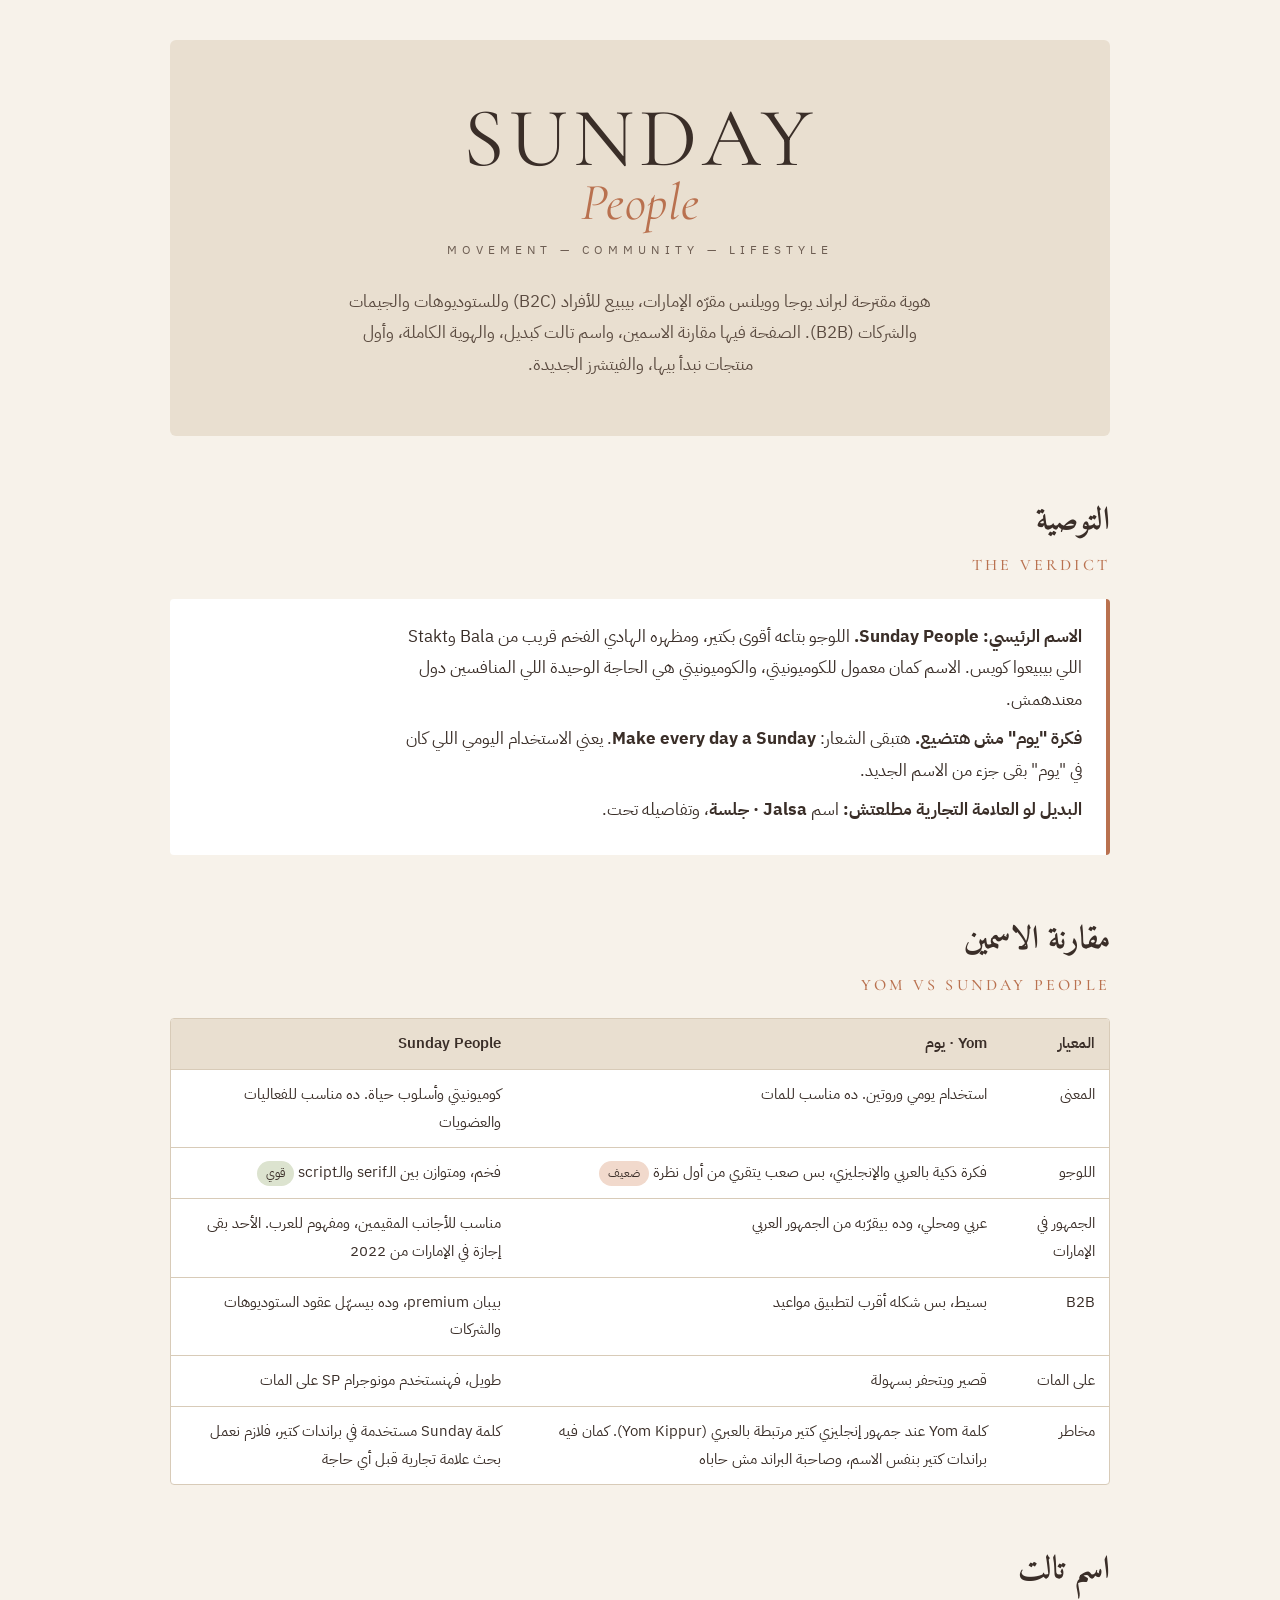
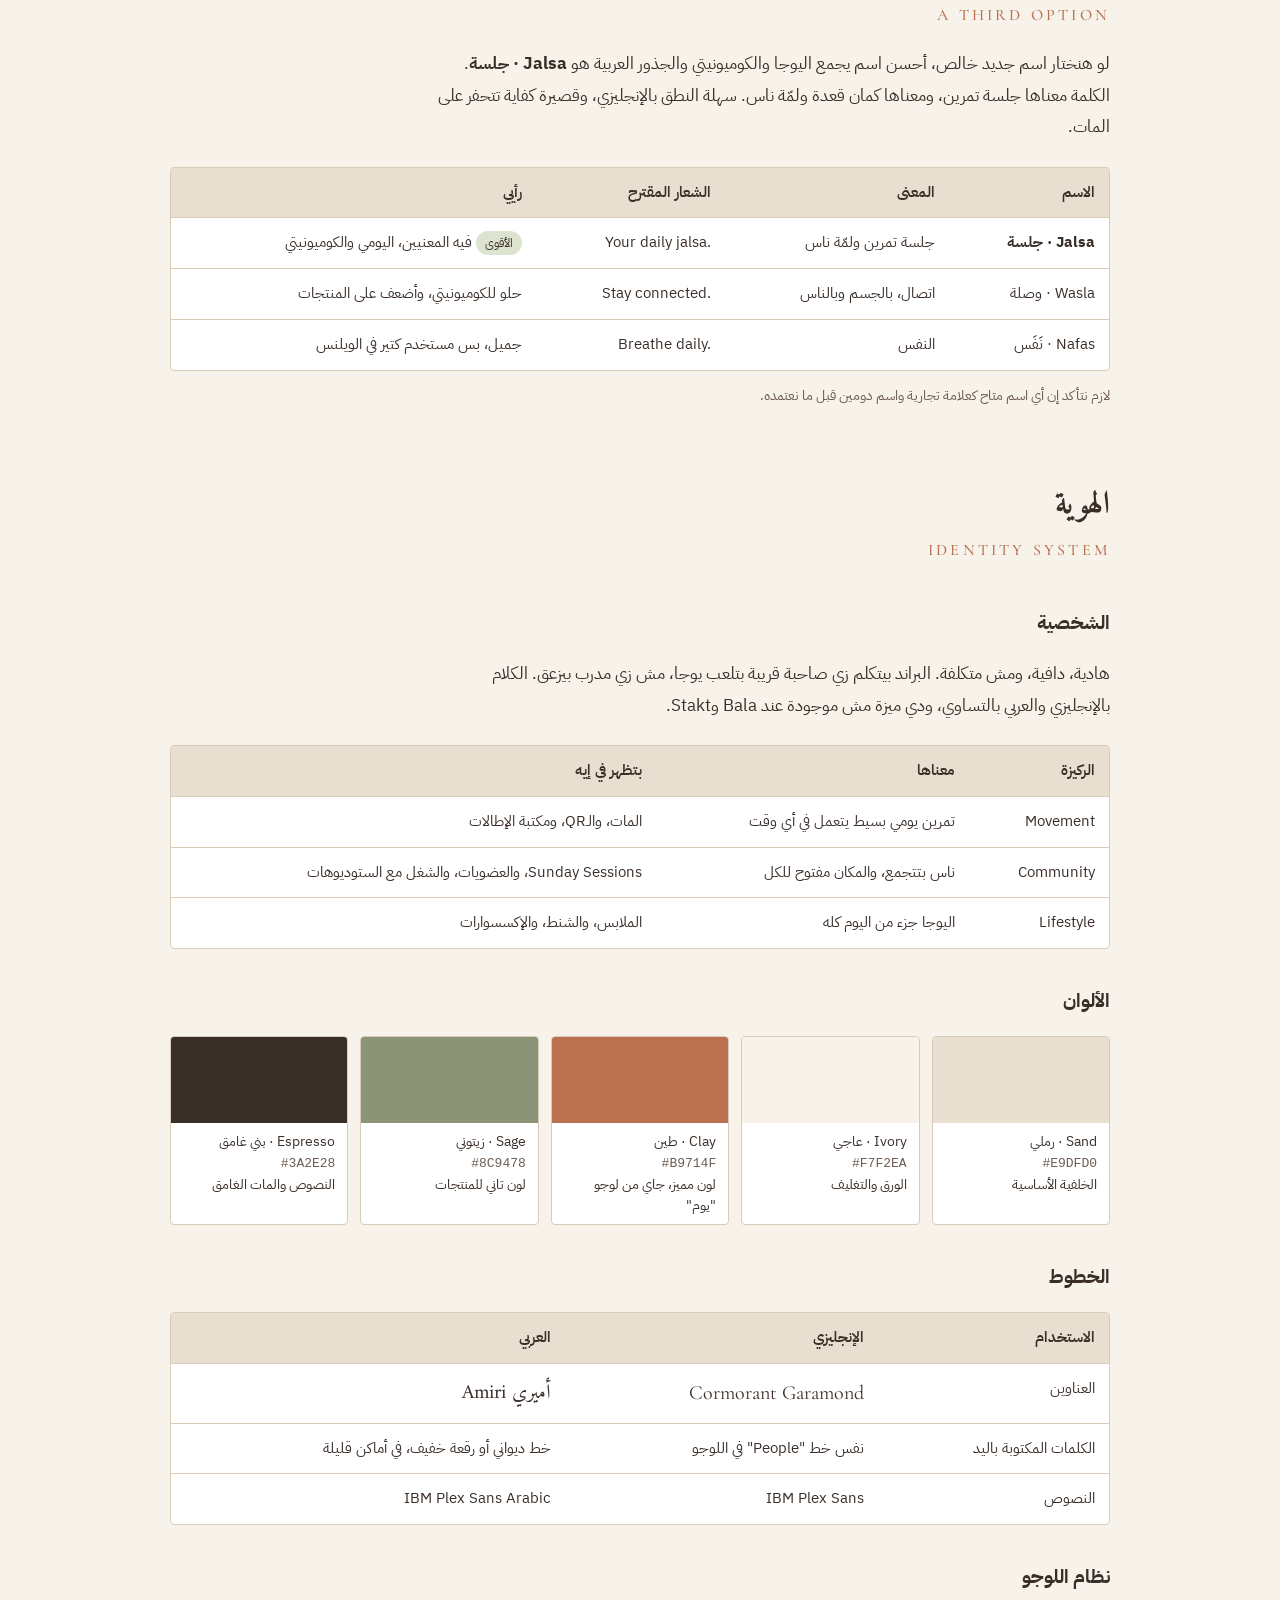
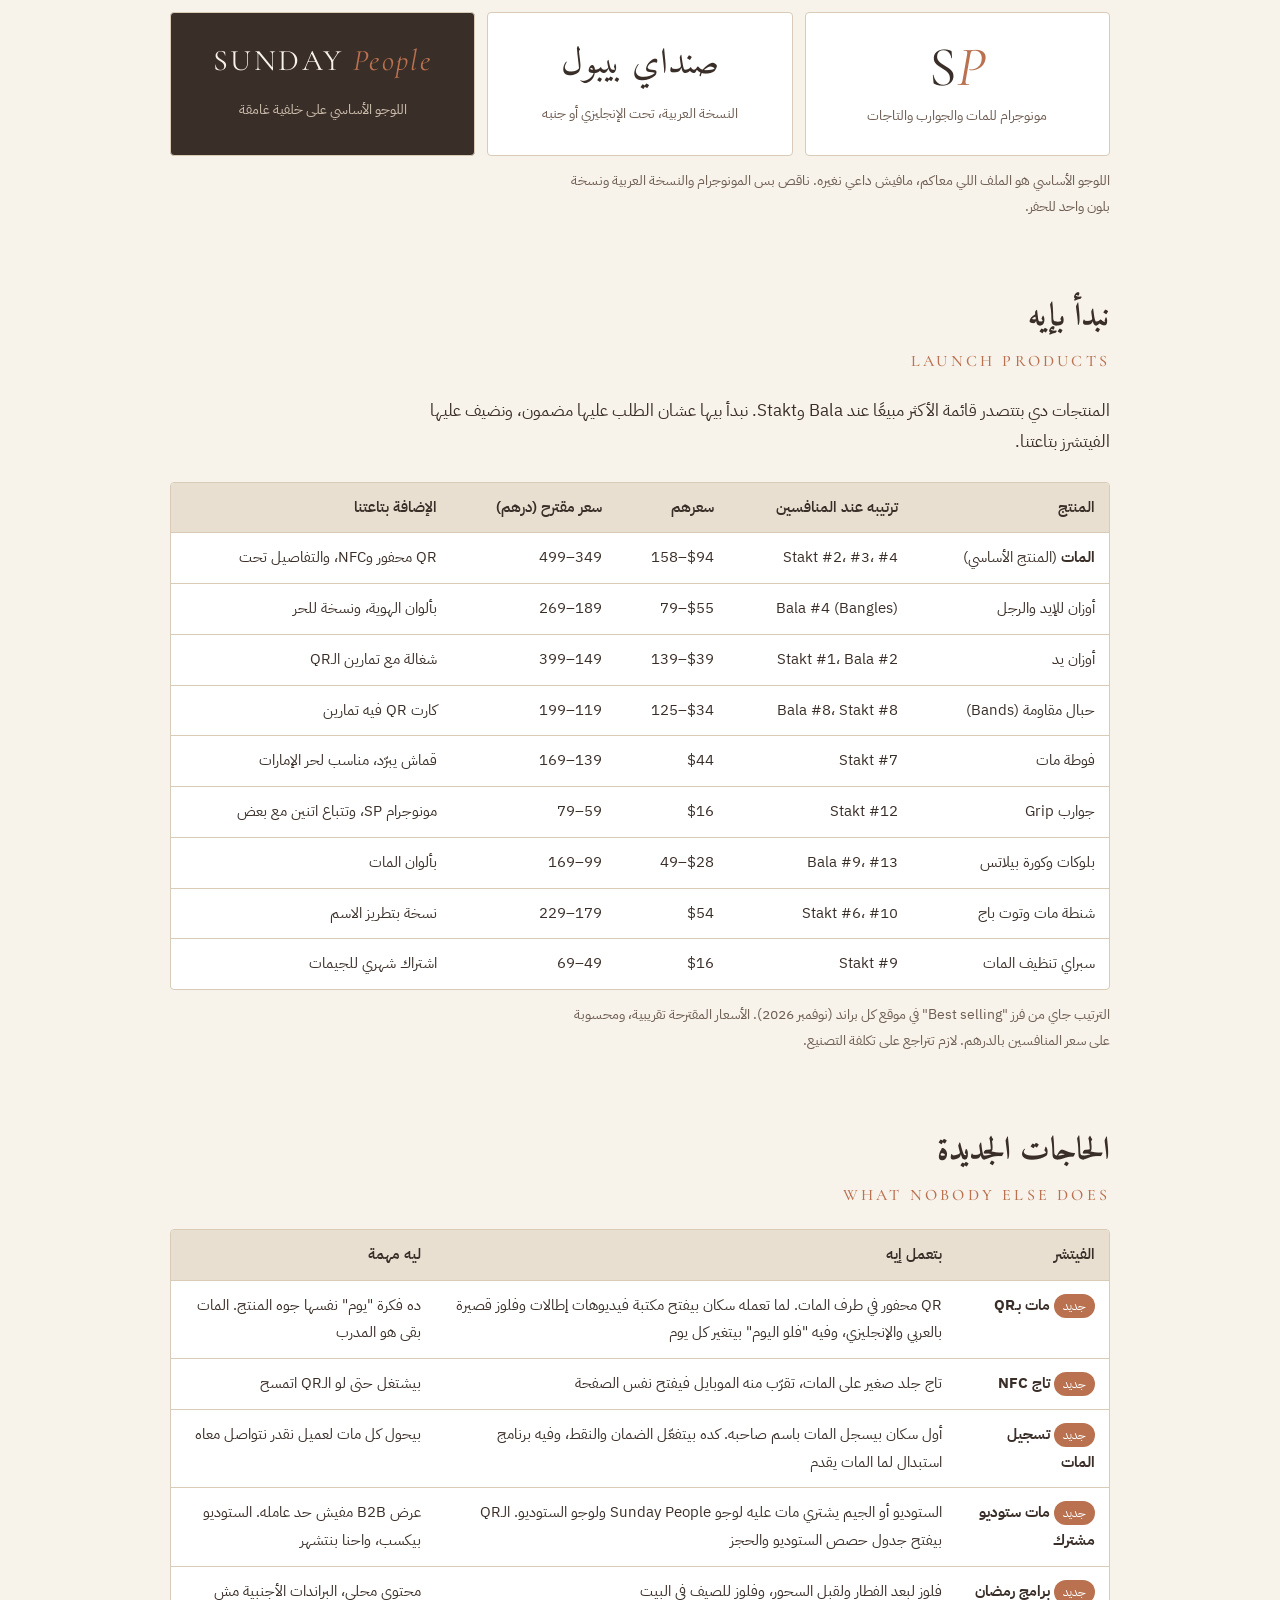
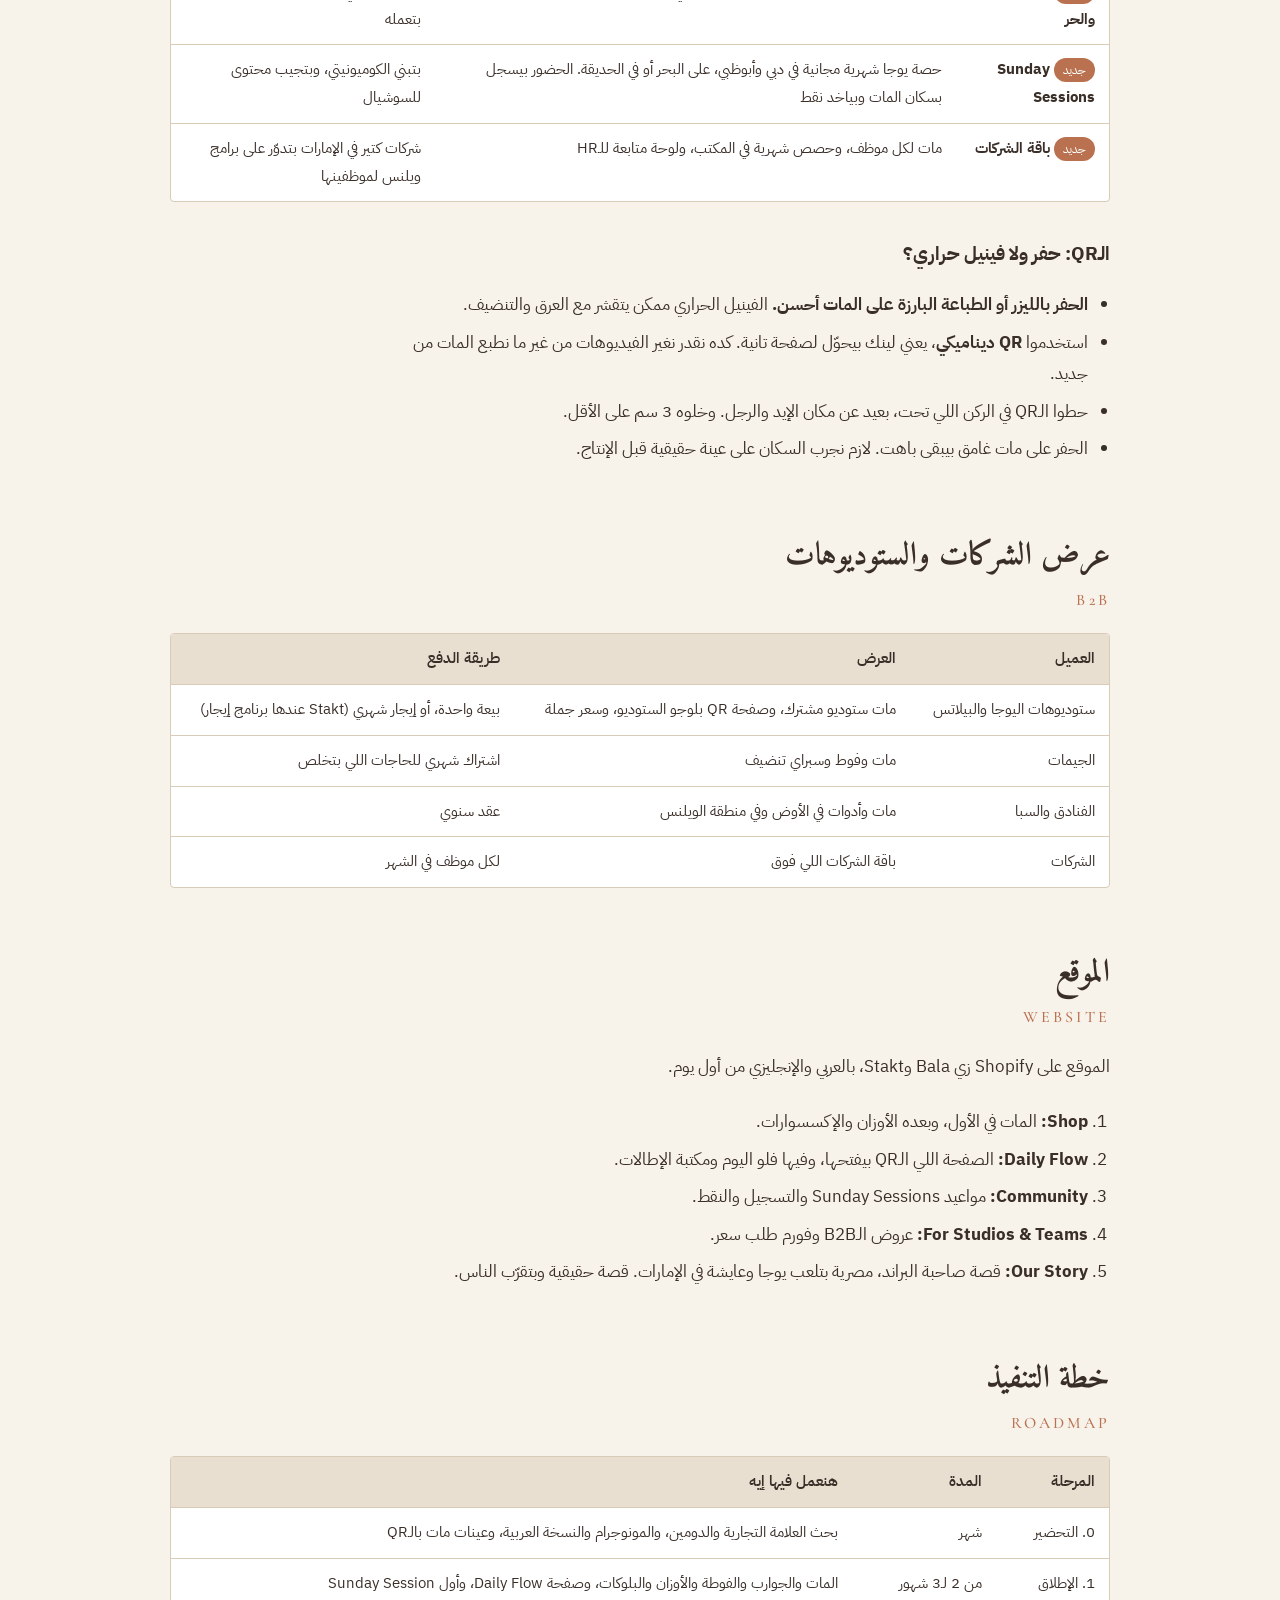
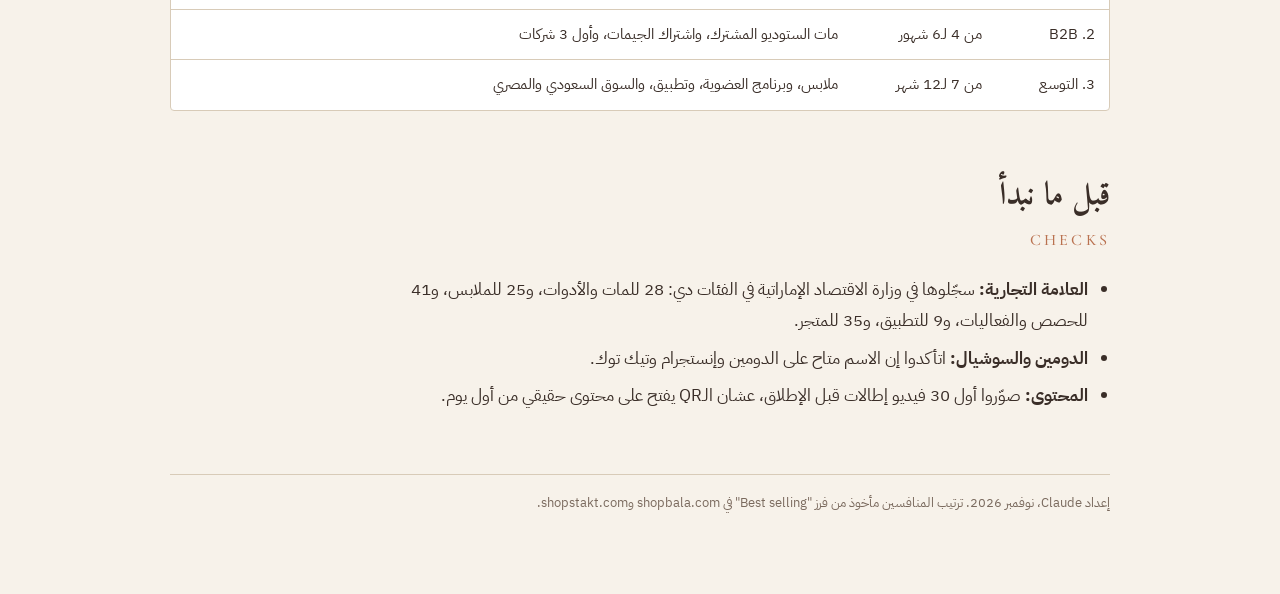
<file: brand/index.html>
<!DOCTYPE html>
<html lang="ar" dir="rtl">
<head>
<meta charset="utf-8">
<meta name="viewport" content="width=device-width, initial-scale=1">
<title>Sunday People Brand Book</title>
<link rel="preconnect" href="https://fonts.googleapis.com">
<link href="https://fonts.googleapis.com/css2?family=Cormorant+Garamond:wght@400;500;600&family=IBM+Plex+Sans+Arabic:wght@300;400;600&family=Amiri:wght@400;700&display=swap" rel="stylesheet">
<style>
:root{
  /* Single-theme brand world: the page wears the proposed identity itself. Layout: one reading column, wide tables, swatch row. */
  --sand:#E9DFD0; --ivory:#F7F2EA; --clay:#B9714F; --espresso:#3A2E28; --sage:#8C9478; --line:#D8CBB8;
  --display:"Cormorant Garamond","Amiri",Georgia,serif;
  --arabic-display:"Amiri","Cormorant Garamond",serif;
  --body:"IBM Plex Sans Arabic",system-ui,sans-serif;
  color-scheme:light;
}
*{box-sizing:border-box}
html,body{margin:0;background:var(--ivory);color:var(--espresso);font-family:var(--body);font-size:17px;line-height:1.85}
main{max-width:980px;margin:0 auto;padding:40px 20px 80px;display:grid;gap:56px}
header.cover{background:var(--sand);border-radius:6px;padding:56px 28px;text-align:center;display:grid;gap:10px}
.wordmark{font-family:var(--display);font-weight:400;font-size:clamp(44px,8vw,84px);letter-spacing:.06em;line-height:1;margin:0;direction:ltr}
.wordmark em{display:block;font-style:italic;font-size:.62em;color:var(--clay);letter-spacing:.01em;margin-top:-.05em}
.pillars{direction:ltr;font-size:12px;letter-spacing:.42em;text-transform:uppercase;color:#6d5d52}
.cover p.sub{margin:14px auto 0;max-width:60ch;color:#5b4b40}
h2{font-family:var(--arabic-display);font-size:32px;font-weight:700;margin:0 0 6px;text-wrap:balance}
h2 small{display:block;font-family:var(--display);font-size:16px;letter-spacing:.2em;text-transform:uppercase;color:var(--clay);font-weight:500;direction:ltr;text-align:right}
h3{font-size:19px;margin:22px 0 6px}
p{margin:0 0 12px;max-width:68ch}
section{display:grid;gap:12px}
.verdict{border-right:4px solid var(--clay);background:#fff;padding:22px 24px;border-radius:4px}
.verdict p{margin:0 0 8px}
.tw{overflow-x:auto;border:1px solid var(--line);border-radius:4px;background:#fff}
table{border-collapse:collapse;width:100%;min-width:640px;font-size:15px}
th,td{padding:11px 14px;text-align:right;vertical-align:top;border-bottom:1px solid var(--line)}
th{background:var(--sand);font-weight:600}
tr:last-child td{border-bottom:0}
td.num{font-variant-numeric:tabular-nums;white-space:nowrap}
.tag{display:inline-block;font-size:12px;padding:1px 9px;border-radius:20px;background:var(--sand);white-space:nowrap}
.tag.new{background:var(--clay);color:#fff}
.tag.good{background:#DCE3CF}
.tag.risk{background:#F1D9CC}
.swatches{display:grid;grid-template-columns:repeat(auto-fit,minmax(150px,1fr));gap:12px}
.sw{border:1px solid var(--line);border-radius:4px;overflow:hidden;background:#fff}
.sw div{height:86px}
.sw p{margin:0;padding:8px 12px;font-size:14px;line-height:1.5}
.sw code{direction:ltr;display:inline-block;font-size:13px;color:#6d5d52}
.marks{display:grid;grid-template-columns:repeat(auto-fit,minmax(220px,1fr));gap:12px}
.mark{background:#fff;border:1px solid var(--line);border-radius:4px;padding:26px 16px;display:grid;gap:8px;place-items:center;text-align:center}
.mark .mono{font-family:var(--display);font-size:56px;line-height:1;direction:ltr}
.mark .mono i{color:var(--clay)}
.mark .ar{font-family:var(--arabic-display);font-size:36px;line-height:1.3}
.mark p{font-size:14px;color:#6d5d52;margin:0}
.mark.dark{background:var(--espresso);color:var(--ivory)}
.mark.dark p{color:#cdbfae}
ul,ol{margin:0;padding-inline-start:22px;max-width:70ch}
li{margin-bottom:6px}
.note{font-size:14px;color:#6d5d52}
.lat{direction:ltr;unicode-bidi:isolate}
footer{font-size:13px;color:#7a6a5e;border-top:1px solid var(--line);padding-top:16px}
a{color:var(--clay)}
:focus-visible{outline:2px solid var(--clay);outline-offset:2px}
</style>
</head>
<body>
<main>

<header class="cover">
  <h1 class="wordmark">SUNDAY<em>People</em></h1>
  <div class="pillars">Movement — Community — Lifestyle</div>
  <p class="sub">هوية مقترحة لبراند يوجا وويلنس مقرّه الإمارات، بيبيع للأفراد (B2C) وللستوديوهات والجيمات والشركات (B2B). الصفحة فيها مقارنة الاسمين، واسم تالت كبديل، والهوية الكاملة، وأول منتجات نبدأ بيها، والفيتشرز الجديدة.</p>
</header>

<section>
  <h2>التوصية<small>The verdict</small></h2>
  <div class="verdict">
    <p><strong>الاسم الرئيسي: Sunday People.</strong> اللوجو بتاعه أقوى بكتير، ومظهره الهادي الفخم قريب من Bala وStakt اللي بيبيعوا كويس. الاسم كمان معمول للكوميونيتي، والكوميونيتي هي الحاجة الوحيدة اللي المنافسين دول معندهمش.</p>
    <p><strong>فكرة "يوم" مش هتضيع.</strong> هتبقى الشعار: <span class="lat"><strong>Make every day a Sunday</strong></span>. يعني الاستخدام اليومي اللي كان في "يوم" بقى جزء من الاسم الجديد.</p>
    <p><strong>البديل لو العلامة التجارية مطلعتش:</strong> اسم <strong>Jalsa · جلسة</strong>، وتفاصيله تحت.</p>
  </div>
</section>

<section>
  <h2>مقارنة الاسمين<small>Yom vs Sunday People</small></h2>
  <div class="tw"><table>
    <thead><tr><th>المعيار</th><th>Yom · يوم</th><th>Sunday People</th></tr></thead>
    <tbody>
      <tr><td>المعنى</td><td>استخدام يومي وروتين. ده مناسب للمات</td><td>كوميونيتي وأسلوب حياة. ده مناسب للفعاليات والعضويات</td></tr>
      <tr><td>اللوجو</td><td>فكرة ذكية بالعربي والإنجليزي، بس صعب يتقري من أول نظرة <span class="tag risk">ضعيف</span></td><td>فخم، ومتوازن بين الـserif والـscript <span class="tag good">قوي</span></td></tr>
      <tr><td>الجمهور في الإمارات</td><td>عربي ومحلي، وده بيقرّبه من الجمهور العربي</td><td>مناسب للأجانب المقيمين، ومفهوم للعرب. الأحد بقى إجازة في الإمارات من 2022</td></tr>
      <tr><td>B2B</td><td>بسيط، بس شكله أقرب لتطبيق مواعيد</td><td>بيبان premium، وده بيسهّل عقود الستوديوهات والشركات</td></tr>
      <tr><td>على المات</td><td>قصير ويتحفر بسهولة</td><td>طويل، فهنستخدم مونوجرام <span class="lat">SP</span> على المات</td></tr>
      <tr><td>مخاطر</td><td>كلمة <span class="lat">Yom</span> عند جمهور إنجليزي كتير مرتبطة بالعبري (<span class="lat">Yom Kippur</span>). كمان فيه براندات كتير بنفس الاسم، وصاحبة البراند مش حاباه</td><td>كلمة <span class="lat">Sunday</span> مستخدمة في براندات كتير، فلازم نعمل بحث علامة تجارية قبل أي حاجة</td></tr>
    </tbody>
  </table></div>
</section>

<section>
  <h2>اسم تالت<small>A third option</small></h2>
  <p>لو هنختار اسم جديد خالص، أحسن اسم يجمع اليوجا والكوميونيتي والجذور العربية هو <strong>Jalsa · جلسة</strong>. الكلمة معناها جلسة تمرين، ومعناها كمان قعدة ولمّة ناس. سهلة النطق بالإنجليزي، وقصيرة كفاية تتحفر على المات.</p>
  <div class="tw"><table>
    <thead><tr><th>الاسم</th><th>المعنى</th><th>الشعار المقترح</th><th>رأيي</th></tr></thead>
    <tbody>
      <tr><td><strong>Jalsa · جلسة</strong></td><td>جلسة تمرين ولمّة ناس</td><td class="lat">Your daily jalsa.</td><td><span class="tag good">الأقوى</span> فيه المعنيين، اليومي والكوميونيتي</td></tr>
      <tr><td>Wasla · وصلة</td><td>اتصال، بالجسم وبالناس</td><td class="lat">Stay connected.</td><td>حلو للكوميونيتي، وأضعف على المنتجات</td></tr>
      <tr><td>Nafas · نَفَس</td><td>النفس</td><td class="lat">Breathe daily.</td><td>جميل، بس مستخدم كتير في الويلنس</td></tr>
    </tbody>
  </table></div>
  <p class="note">لازم نتأكد إن أي اسم متاح كعلامة تجارية واسم دومين قبل ما نعتمده.</p>
</section>

<section>
  <h2>الهوية<small>Identity system</small></h2>
  <h3>الشخصية</h3>
  <p>هادية، دافية، ومش متكلفة. البراند بيتكلم زي صاحبة قريبة بتلعب يوجا، مش زي مدرب بيزعق. الكلام بالإنجليزي والعربي بالتساوي، ودي ميزة مش موجودة عند Bala وStakt.</p>
  <div class="tw"><table>
    <thead><tr><th>الركيزة</th><th>معناها</th><th>بتظهر في إيه</th></tr></thead>
    <tbody>
      <tr><td class="lat">Movement</td><td>تمرين يومي بسيط يتعمل في أي وقت</td><td>المات، والـQR، ومكتبة الإطالات</td></tr>
      <tr><td class="lat">Community</td><td>ناس بتتجمع، والمكان مفتوح للكل</td><td>Sunday Sessions، والعضويات، والشغل مع الستوديوهات</td></tr>
      <tr><td class="lat">Lifestyle</td><td>اليوجا جزء من اليوم كله</td><td>الملابس، والشنط، والإكسسوارات</td></tr>
    </tbody>
  </table></div>

  <h3>الألوان</h3>
  <div class="swatches">
    <div class="sw"><div style="background:#E9DFD0"></div><p>Sand · رملي<br><code>#E9DFD0</code><br>الخلفية الأساسية</p></div>
    <div class="sw"><div style="background:#F7F2EA"></div><p>Ivory · عاجي<br><code>#F7F2EA</code><br>الورق والتغليف</p></div>
    <div class="sw"><div style="background:#B9714F"></div><p>Clay · طين<br><code>#B9714F</code><br>لون مميز، جاي من لوجو "يوم"</p></div>
    <div class="sw"><div style="background:#8C9478"></div><p>Sage · زيتوني<br><code>#8C9478</code><br>لون تاني للمنتجات</p></div>
    <div class="sw"><div style="background:#3A2E28"></div><p>Espresso · بني غامق<br><code>#3A2E28</code><br>النصوص والمات الغامق</p></div>
  </div>

  <h3>الخطوط</h3>
  <div class="tw"><table>
    <thead><tr><th>الاستخدام</th><th>الإنجليزي</th><th>العربي</th></tr></thead>
    <tbody>
      <tr><td>العناوين</td><td class="lat" style="font-family:var(--display);font-size:20px">Cormorant Garamond</td><td style="font-family:var(--arabic-display);font-size:20px">أميري Amiri</td></tr>
      <tr><td>الكلمات المكتوبة باليد</td><td>نفس خط "People" في اللوجو</td><td>خط ديواني أو رقعة خفيف، في أماكن قليلة</td></tr>
      <tr><td>النصوص</td><td class="lat">IBM Plex Sans</td><td>IBM Plex Sans Arabic</td></tr>
    </tbody>
  </table></div>

  <h3>نظام اللوجو</h3>
  <div class="marks">
    <div class="mark"><div class="mono">S<i>P</i></div><p>مونوجرام للمات والجوارب والتاجات</p></div>
    <div class="mark"><div class="ar">صنداي بيبول</div><p>النسخة العربية، تحت الإنجليزي أو جنبه</p></div>
    <div class="mark dark"><div class="mono" style="font-size:30px;letter-spacing:.08em">SUNDAY <i>People</i></div><p>اللوجو الأساسي على خلفية غامقة</p></div>
  </div>
  <p class="note">اللوجو الأساسي هو الملف اللي معاكم، مافيش داعي نغيره. ناقص بس المونوجرام والنسخة العربية ونسخة بلون واحد للحفر.</p>
</section>

<section>
  <h2>نبدأ بإيه<small>Launch products</small></h2>
  <p>المنتجات دي بتتصدر قائمة الأكثر مبيعًا عند Bala وStakt. نبدأ بيها عشان الطلب عليها مضمون، ونضيف عليها الفيتشرز بتاعتنا.</p>
  <div class="tw"><table>
    <thead><tr><th>المنتج</th><th>ترتيبه عند المنافسين</th><th>سعرهم</th><th>سعر مقترح (درهم)</th><th>الإضافة بتاعتنا</th></tr></thead>
    <tbody>
      <tr><td><strong>المات</strong> (المنتج الأساسي)</td><td>Stakt #2، #3، #4</td><td class="num">$94–158</td><td class="num">349–499</td><td>QR محفور وNFC، والتفاصيل تحت</td></tr>
      <tr><td>أوزان للإيد والرجل</td><td>Bala #4 (Bangles)</td><td class="num">$55–79</td><td class="num">189–269</td><td>بألوان الهوية، ونسخة للحر</td></tr>
      <tr><td>أوزان يد</td><td>Stakt #1، Bala #2</td><td class="num">$39–139</td><td class="num">149–399</td><td>شغالة مع تمارين الـQR</td></tr>
      <tr><td>حبال مقاومة (Bands)</td><td>Bala #8، Stakt #8</td><td class="num">$34–125</td><td class="num">119–199</td><td>كارت QR فيه تمارين</td></tr>
      <tr><td>فوطة مات</td><td>Stakt #7</td><td class="num">$44</td><td class="num">139–169</td><td>قماش يبرّد، مناسب لحر الإمارات</td></tr>
      <tr><td>جوارب Grip</td><td>Stakt #12</td><td class="num">$16</td><td class="num">59–79</td><td>مونوجرام SP، وتتباع اتنين مع بعض</td></tr>
      <tr><td>بلوكات وكورة بيلاتس</td><td>Bala #9، #13</td><td class="num">$28–49</td><td class="num">99–169</td><td>بألوان المات</td></tr>
      <tr><td>شنطة مات وتوت باج</td><td>Stakt #6، #10</td><td class="num">$54</td><td class="num">179–229</td><td>نسخة بتطريز الاسم</td></tr>
      <tr><td>سبراي تنظيف المات</td><td>Stakt #9</td><td class="num">$16</td><td class="num">49–69</td><td>اشتراك شهري للجيمات</td></tr>
    </tbody>
  </table></div>
  <p class="note">الترتيب جاي من فرز "Best selling" في موقع كل براند (نوفمبر 2026). الأسعار المقترحة تقريبية، ومحسوبة على سعر المنافسين بالدرهم. لازم تتراجع على تكلفة التصنيع.</p>
</section>

<section>
  <h2>الحاجات الجديدة<small>What nobody else does</small></h2>
  <div class="tw"><table>
    <thead><tr><th>الفيتشر</th><th>بتعمل إيه</th><th>ليه مهمة</th></tr></thead>
    <tbody>
      <tr><td><span class="tag new">جديد</span> <strong>مات بـQR</strong></td><td>QR محفور في طرف المات. لما تعمله سكان بيفتح مكتبة فيديوهات إطالات وفلوز قصيرة بالعربي والإنجليزي، وفيه "فلو اليوم" بيتغير كل يوم</td><td>ده فكرة "يوم" نفسها جوه المنتج. المات بقى هو المدرب</td></tr>
      <tr><td><span class="tag new">جديد</span> <strong>تاج NFC</strong></td><td>تاج جلد صغير على المات، تقرّب منه الموبايل فيفتح نفس الصفحة</td><td>بيشتغل حتى لو الـQR اتمسح</td></tr>
      <tr><td><span class="tag new">جديد</span> <strong>تسجيل المات</strong></td><td>أول سكان بيسجل المات باسم صاحبه. كده بيتفعّل الضمان والنقط، وفيه برنامج استبدال لما المات يقدم</td><td>بيحول كل مات لعميل نقدر نتواصل معاه</td></tr>
      <tr><td><span class="tag new">جديد</span> <strong>مات ستوديو مشترك</strong></td><td>الستوديو أو الجيم يشتري مات عليه لوجو Sunday People ولوجو الستوديو. الـQR بيفتح جدول حصص الستوديو والحجز</td><td>عرض B2B مفيش حد عامله. الستوديو بيكسب، واحنا بنتشهر</td></tr>
      <tr><td><span class="tag new">جديد</span> <strong>برامج رمضان والحر</strong></td><td>فلوز لبعد الفطار ولقبل السحور، وفلوز للصيف في البيت</td><td>محتوى محلي، البراندات الأجنبية مش بتعمله</td></tr>
      <tr><td><span class="tag new">جديد</span> <strong>Sunday Sessions</strong></td><td>حصة يوجا شهرية مجانية في دبي وأبوظبي، على البحر أو في الحديقة. الحضور بيسجل بسكان المات وبياخد نقط</td><td>بتبني الكوميونيتي، وبتجيب محتوى للسوشيال</td></tr>
      <tr><td><span class="tag new">جديد</span> <strong>باقة الشركات</strong></td><td>مات لكل موظف، وحصص شهرية في المكتب، ولوحة متابعة للـHR</td><td>شركات كتير في الإمارات بتدوّر على برامج ويلنس لموظفينها</td></tr>
    </tbody>
  </table></div>

  <h3>الـQR: حفر ولا فينيل حراري؟</h3>
  <ul>
    <li><strong>الحفر بالليزر أو الطباعة البارزة على المات أحسن.</strong> الفينيل الحراري ممكن يتقشر مع العرق والتنضيف.</li>
    <li>استخدموا <strong>QR ديناميكي</strong>، يعني لينك بيحوّل لصفحة تانية. كده نقدر نغير الفيديوهات من غير ما نطبع المات من جديد.</li>
    <li>حطوا الـQR في الركن اللي تحت، بعيد عن مكان الإيد والرجل. وخلوه 3 سم على الأقل.</li>
    <li>الحفر على مات غامق بيبقى باهت. لازم نجرب السكان على عينة حقيقية قبل الإنتاج.</li>
  </ul>
</section>

<section>
  <h2>عرض الشركات والستوديوهات<small>B2B</small></h2>
  <div class="tw"><table>
    <thead><tr><th>العميل</th><th>العرض</th><th>طريقة الدفع</th></tr></thead>
    <tbody>
      <tr><td>ستوديوهات اليوجا والبيلاتس</td><td>مات ستوديو مشترك، وصفحة QR بلوجو الستوديو، وسعر جملة</td><td>بيعة واحدة، أو إيجار شهري (Stakt عندها برنامج إيجار)</td></tr>
      <tr><td>الجيمات</td><td>مات وفوط وسبراي تنضيف</td><td>اشتراك شهري للحاجات اللي بتخلص</td></tr>
      <tr><td>الفنادق والسبا</td><td>مات وأدوات في الأوض وفي منطقة الويلنس</td><td>عقد سنوي</td></tr>
      <tr><td>الشركات</td><td>باقة الشركات اللي فوق</td><td>لكل موظف في الشهر</td></tr>
    </tbody>
  </table></div>
</section>

<section>
  <h2>الموقع<small>Website</small></h2>
  <p>الموقع على Shopify زي Bala وStakt، بالعربي والإنجليزي من أول يوم.</p>
  <ol>
    <li><strong>Shop:</strong> المات في الأول، وبعده الأوزان والإكسسوارات.</li>
    <li><strong>Daily Flow:</strong> الصفحة اللي الـQR بيفتحها، وفيها فلو اليوم ومكتبة الإطالات.</li>
    <li><strong>Community:</strong> مواعيد Sunday Sessions والتسجيل والنقط.</li>
    <li><strong>For Studios &amp; Teams:</strong> عروض الـB2B وفورم طلب سعر.</li>
    <li><strong>Our Story:</strong> قصة صاحبة البراند، مصرية بتلعب يوجا وعايشة في الإمارات. قصة حقيقية وبتقرّب الناس.</li>
  </ol>
</section>

<section>
  <h2>خطة التنفيذ<small>Roadmap</small></h2>
  <div class="tw"><table>
    <thead><tr><th>المرحلة</th><th>المدة</th><th>هنعمل فيها إيه</th></tr></thead>
    <tbody>
      <tr><td>0. التحضير</td><td class="num">شهر</td><td>بحث العلامة التجارية والدومين، والمونوجرام والنسخة العربية، وعينات مات بالـQR</td></tr>
      <tr><td>1. الإطلاق</td><td class="num">من 2 لـ3 شهور</td><td>المات والجوارب والفوطة والأوزان والبلوكات، وصفحة Daily Flow، وأول Sunday Session</td></tr>
      <tr><td>2. B2B</td><td class="num">من 4 لـ6 شهور</td><td>مات الستوديو المشترك، واشتراك الجيمات، وأول 3 شركات</td></tr>
      <tr><td>3. التوسع</td><td class="num">من 7 لـ12 شهر</td><td>ملابس، وبرنامج العضوية، وتطبيق، والسوق السعودي والمصري</td></tr>
    </tbody>
  </table></div>
</section>

<section>
  <h2>قبل ما نبدأ<small>Checks</small></h2>
  <ul>
    <li><strong>العلامة التجارية:</strong> سجّلوها في وزارة الاقتصاد الإماراتية في الفئات دي: 28 للمات والأدوات، و25 للملابس، و41 للحصص والفعاليات، و9 للتطبيق، و35 للمتجر.</li>
    <li><strong>الدومين والسوشيال:</strong> اتأكدوا إن الاسم متاح على الدومين وإنستجرام وتيك توك.</li>
    <li><strong>المحتوى:</strong> صوّروا أول 30 فيديو إطالات قبل الإطلاق، عشان الـQR يفتح على محتوى حقيقي من أول يوم.</li>
  </ul>
</section>

<footer>إعداد Claude، نوفمبر 2026. ترتيب المنافسين مأخوذ من فرز "Best selling" في shopbala.com وshopstakt.com.</footer>
</main>
</body>
</html>
</file>
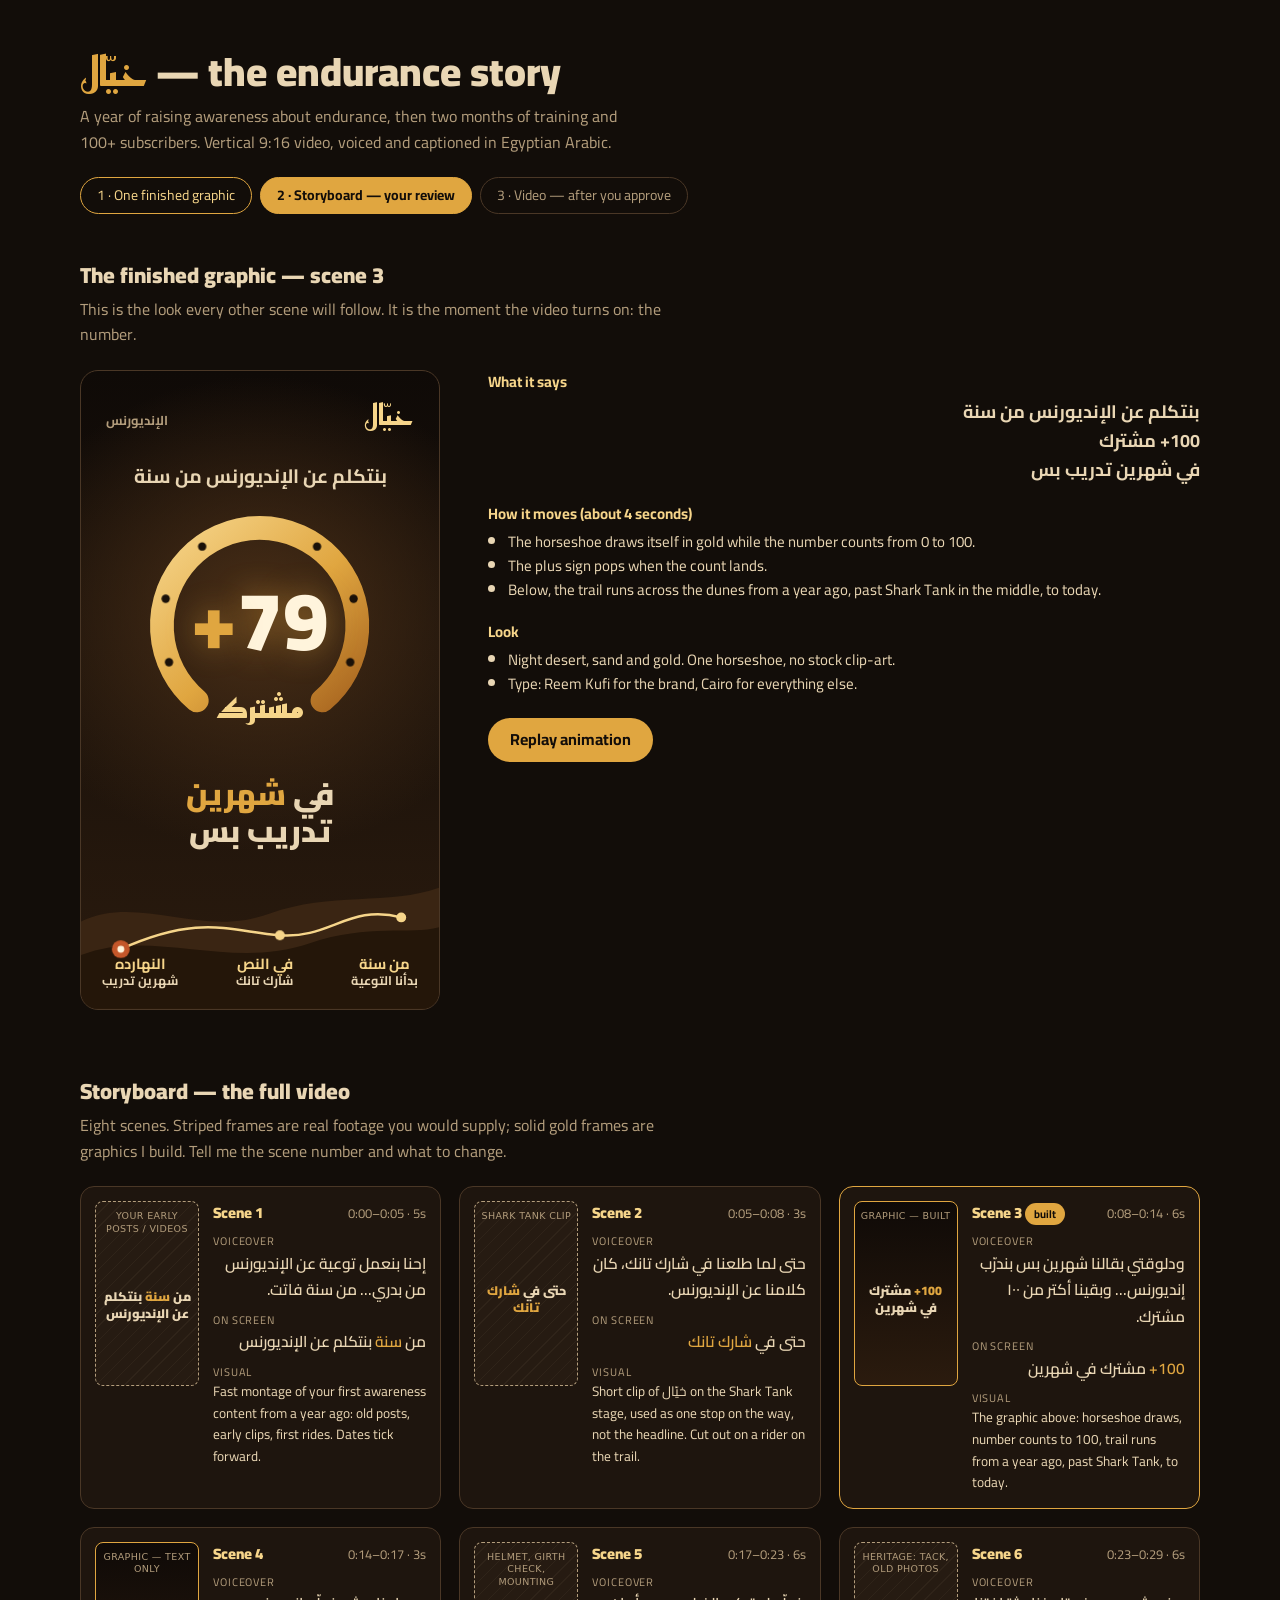
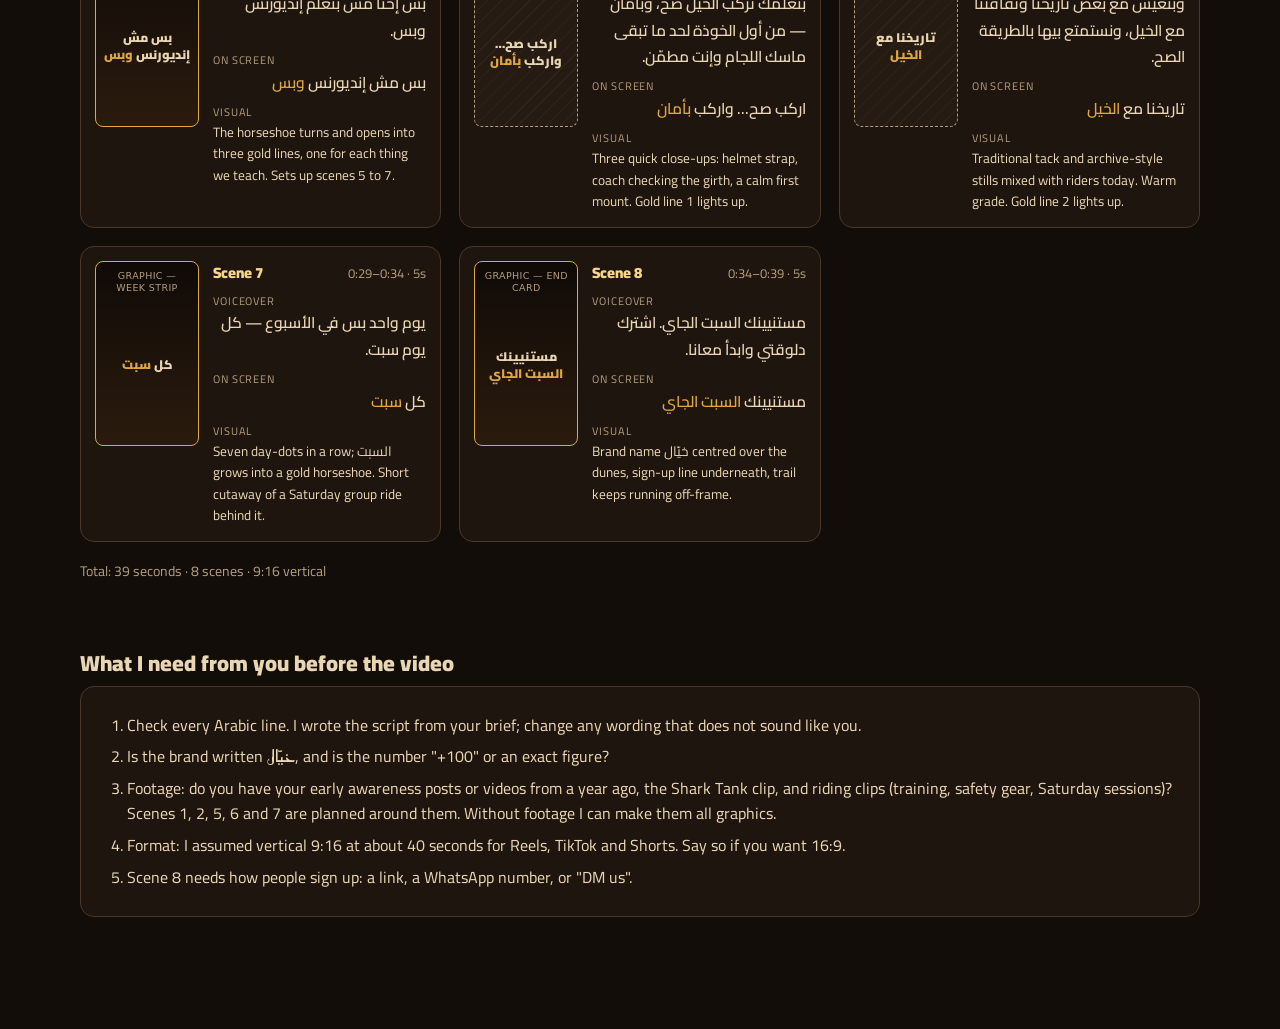
<file: khayal-endurance-video/index.html>
<!DOCTYPE html>
<html lang="en">
<head>
<meta charset="utf-8">
<meta name="viewport" content="width=device-width, initial-scale=1">
<title>خيّال — Endurance video: graphic + storyboard</title>
<link rel="preconnect" href="https://fonts.googleapis.com">
<link href="https://fonts.googleapis.com/css2?family=Cairo:wght@400;600;700;900&family=Reem+Kufi:wght@500;700&display=swap" rel="stylesheet">
<style>
  :root {
    --night: #120d09;
    --earth: #1e150e;
    --panel: #261b12;
    --line: #4a3726;
    --sand: #e9d6b4;
    --sand-dim: #b39d7c;
    --gold: #e0a640;
    --gold-hi: #f6d58a;
    --ember: #c4572a;
  }
  * { box-sizing: border-box; margin: 0; }
  body {
    background: var(--night);
    color: var(--sand);
    font-family: "Cairo", system-ui, sans-serif;
    line-height: 1.6;
    padding: clamp(16px, 4vw, 48px);
  }
  .wrap { max-width: 1120px; margin: 0 auto; }
  [dir="rtl"] { text-align: right; }
  .ar-display { font-family: "Reem Kufi", "Cairo", sans-serif; }

  /* ---------- page header ---------- */
  header h1 { font-size: clamp(26px, 4vw, 40px); font-weight: 900; line-height: 1.2; }
  header h1 span { color: var(--gold); }
  header p { color: var(--sand-dim); max-width: 62ch; margin-top: 8px; }
  .steps { display: flex; flex-wrap: wrap; gap: 8px; margin: 22px 0 44px; padding: 0; list-style: none; }
  .steps li {
    border: 1px solid var(--line); border-radius: 999px; padding: 6px 16px;
    font-size: 14px; color: var(--sand-dim);
  }
  .steps li.done { border-color: var(--gold); color: var(--gold-hi); }
  .steps li.now { background: var(--gold); border-color: var(--gold); color: var(--night); font-weight: 700; }

  h2 { font-size: 22px; font-weight: 900; margin-bottom: 4px; }
  .sub { color: var(--sand-dim); margin-bottom: 22px; max-width: 70ch; }
  section { margin-bottom: 64px; }

  /* ---------- the finished graphic ---------- */
  .hero { display: grid; grid-template-columns: minmax(0, 360px) minmax(0, 1fr); gap: clamp(20px, 4vw, 48px); align-items: start; }
  @media (max-width: 760px) { .hero { grid-template-columns: 1fr; justify-items: center; } }

  .frame {
    width: 100%; max-width: 360px; aspect-ratio: 9 / 16;
    container-type: inline-size;
    position: relative; overflow: hidden;
    border-radius: 18px; border: 1px solid var(--line);
    background:
      radial-gradient(120% 60% at 50% 38%, #4a2f17 0%, transparent 62%),
      linear-gradient(180deg, #0f0a07 0%, #1d130b 55%, #2b1b0e 100%);
    direction: rtl; text-align: center;
  }
  .g-top {
    position: absolute; inset: 6cqw 7cqw auto; display: flex; justify-content: space-between; align-items: baseline;
  }
  .g-brand { font-family: "Reem Kufi", "Cairo", sans-serif; font-weight: 700; font-size: 8cqw; color: var(--gold-hi); }
  .g-tag { font-size: 3.6cqw; font-weight: 700; color: var(--sand-dim); letter-spacing: 0; }

  .g-kicker {
    position: absolute; top: 25cqw; inset-inline: 0;
    font-size: 5.4cqw; font-weight: 700; color: var(--sand);
  }
  .g-shoe { position: absolute; top: 34cqw; left: 11cqw; width: 78cqw; }
  .g-shoe svg { display: block; width: 100%; height: auto; overflow: visible; }
  .g-count {
    position: absolute; top: 58cqw; inset-inline: 0;
    font-weight: 900; font-size: 23cqw; line-height: 1; color: #fff4dc;
    direction: ltr; font-variant-numeric: tabular-nums;
    text-shadow: 0 0 9cqw rgba(224, 166, 64, .45);
  }
  .g-count .plus { color: var(--gold); display: inline-block; }
  .g-unit {
    position: absolute; top: 87cqw; inset-inline: 0;
    font-family: "Reem Kufi", "Cairo", sans-serif; font-weight: 700; font-size: 9cqw; color: var(--gold-hi);
  }
  .g-line {
    position: absolute; top: 113cqw; inset-inline: 0;
    font-size: 8.4cqw; font-weight: 900; line-height: 1.25; color: var(--sand);
  }
  .g-line em { font-style: normal; color: var(--gold); }

  .g-dunes { position: absolute; inset: auto 0 0 0; height: 46cqw; }
  .g-dunes svg { width: 100%; height: 100%; display: block; }
  .g-way {
    position: absolute; bottom: 5.5cqw; inset-inline: 6cqw;
    display: flex; justify-content: space-between; font-size: 3.5cqw; font-weight: 700; color: var(--sand);
  }
  .g-way span { max-width: 28cqw; line-height: 1.3; }
  .g-way b { display: block; color: var(--gold-hi); font-size: 4.1cqw; }

  /* motion */
  .frame.play .g-brand, .frame.play .g-tag { animation: rise .6s both; }
  .frame.play .g-kicker { animation: rise .6s .25s both; }
  .frame.play .shoe-arc { stroke-dasharray: 1; animation: draw 1.9s .4s cubic-bezier(.6, 0, .2, 1) both; }
  .frame.play .nail { animation: pop .3s both; animation-delay: calc(1.2s + var(--i) * .12s); }
  .frame.play .g-count { animation: rise .5s .5s both; }
  .frame.play .plus { animation: pop .45s 2.5s cubic-bezier(.3, 1.8, .5, 1) both; }
  .frame.play .g-unit { animation: rise .5s 2.3s both; }
  .frame.play .g-line { animation: rise .7s 2.9s both; }
  .frame.play .route { stroke-dasharray: 1; animation: draw 2.6s .8s ease-in-out both; }
  .frame.play .g-way span:first-child { animation: rise .5s .8s both; }
  .frame.play .g-way span:last-child { animation: rise .5s 3.2s both; }
  .frame.play .flag-end { animation: pop .4s 3.2s both; }
  .frame.play .flag-mid { animation: pop .4s 2s both; }
  .frame.play .g-way .mid { animation: rise .5s 2s both; }
  @keyframes rise { from { opacity: 0; transform: translateY(3cqw); } to { opacity: 1; transform: none; } }
  @keyframes draw { from { stroke-dashoffset: 1; } to { stroke-dashoffset: 0; } }
  @keyframes pop { from { opacity: 0; transform: scale(0); } to { opacity: 1; transform: scale(1); } }
  .nail, .flag-end, .flag-mid { transform-box: fill-box; transform-origin: center; }
  @media (prefers-reduced-motion: reduce) { .frame.play * { animation: none !important; } }

  .notes h3 { font-size: 15px; font-weight: 700; color: var(--gold-hi); margin: 18px 0 4px; }
  .notes h3:first-child { margin-top: 0; }
  .notes p, .notes li { color: var(--sand); font-size: 15px; }
  .notes ul { padding-left: 20px; }
  .notes .ar { font-size: 18px; font-weight: 700; }
  button {
    font: inherit; font-weight: 700; cursor: pointer;
    background: var(--gold); color: var(--night); border: 0; border-radius: 999px; padding: 9px 22px; margin-top: 22px;
  }
  button:hover { background: var(--gold-hi); }
  button:focus-visible { outline: 2px solid #fff; outline-offset: 3px; }

  /* ---------- storyboard ---------- */
  .board { display: grid; grid-template-columns: repeat(auto-fill, minmax(min(100%, 330px), 1fr)); gap: 18px; }
  .card {
    display: grid; grid-template-columns: 104px minmax(0, 1fr); gap: 14px;
    background: var(--earth); border: 1px solid var(--line); border-radius: 14px; padding: 14px;
  }
  .card.built { border-color: var(--gold); }
  .thumb {
    aspect-ratio: 9 / 16; border-radius: 8px; border: 1px dashed var(--sand-dim);
    background: var(--panel); position: relative; overflow: hidden;
    display: flex; flex-direction: column; justify-content: space-between; padding: 8px 6px;
    direction: rtl; text-align: center;
  }
  .thumb .shot {
    font-family: system-ui, sans-serif; direction: ltr;
    font-size: 9.5px; line-height: 1.3; color: var(--sand-dim); text-transform: uppercase; letter-spacing: .04em;
  }
  .thumb .txt { font-size: 12.5px; font-weight: 900; line-height: 1.35; color: var(--sand); overflow-wrap: anywhere; }
  .thumb .txt em, .card dd em { font-style: normal; color: var(--gold); unicode-bidi: isolate; }
  .thumb.gfx { border-style: solid; border-color: var(--gold); background: linear-gradient(180deg, #0f0a07, #2b1b0e); }
  .thumb.footage::before {
    content: ""; position: absolute; inset: 0; opacity: .5;
    background: repeating-linear-gradient(135deg, transparent 0 9px, rgba(179, 157, 124, .13) 9px 10px);
  }
  .thumb > * { position: relative; }
  .meta { display: flex; justify-content: space-between; align-items: baseline; gap: 8px; margin-bottom: 6px; }
  .num { font-weight: 900; font-size: 15px; color: var(--gold-hi); }
  .dur { font-size: 13px; color: var(--sand-dim); white-space: nowrap; font-variant-numeric: tabular-nums; }
  .card dl { font-size: 13.5px; }
  .card dt { font-size: 11px; text-transform: uppercase; letter-spacing: .08em; color: var(--sand-dim); margin-top: 8px; }
  .card dd { margin: 0; color: var(--sand); overflow-wrap: anywhere; }
  .card dd[dir="rtl"] { font-size: 15.5px; font-weight: 600; line-height: 1.7; }
  .badge { font-size: 11px; font-weight: 700; background: var(--gold); color: var(--night); border-radius: 999px; padding: 1px 9px; }
  .total { margin-top: 18px; color: var(--sand-dim); font-size: 14px; }

  .ask { background: var(--earth); border: 1px solid var(--line); border-radius: 14px; padding: 20px 24px; }
  .ask ol { padding-left: 22px; }
  .ask li { margin: 6px 0; }
</style>
</head>
<body>
<div class="wrap">

  <header>
    <h1><span class="ar-display">خيّال</span> — the endurance story</h1>
    <p>A year of raising awareness about endurance, then two months of training and 100+ subscribers. Vertical 9:16 video, voiced and captioned in Egyptian Arabic.</p>
    <ol class="steps">
      <li class="done">1 · One finished graphic</li>
      <li class="now">2 · Storyboard — your review</li>
      <li>3 · Video — after you approve</li>
    </ol>
  </header>

  <section>
    <h2>The finished graphic — scene 3</h2>
    <p class="sub">This is the look every other scene will follow. It is the moment the video turns on: the number.</p>
    <div class="hero">
      <div class="frame play" id="frame" aria-label="Animated graphic: plus 100 subscribers in two months">
        <div class="g-top">
          <span class="g-brand">خيّال</span>
          <span class="g-tag">الإنديورنس</span>
        </div>
        <div class="g-kicker">بنتكلم عن الإنديورنس من سنة</div>

        <div class="g-shoe">
          <svg viewBox="0 0 400 340" aria-hidden="true">
            <defs>
              <linearGradient id="gold" x1="0" y1="0" x2="1" y2="1">
                <stop offset="0" stop-color="#f6d58a"/><stop offset=".55" stop-color="#e0a640"/><stop offset="1" stop-color="#a8651f"/>
              </linearGradient>
            </defs>
            <path d="M110 297.2 A140 140 0 1 1 290 297.2" fill="none" stroke="#3a2917" stroke-width="34" stroke-linecap="round"/>
            <path class="shoe-arc" pathLength="1" d="M110 297.2 A140 140 0 1 1 290 297.2" fill="none" stroke="url(#gold)" stroke-width="34" stroke-linecap="round"/>
            <g id="nails" fill="#1a1109"></g>
          </svg>
        </div>
        <div class="g-count"><span class="plus">+</span><span id="count">100</span></div>
        <div class="g-unit">مشترك</div>
        <div class="g-line">في <em>شهرين</em><br>تدريب بس</div>

        <div class="g-dunes">
          <svg viewBox="0 0 360 166" preserveAspectRatio="none" aria-hidden="true">
            <path d="M0 78 C60 50 120 96 190 70 C250 48 310 62 360 44 V166 H0Z" fill="#3a2513"/>
            <path d="M0 112 C70 84 150 128 230 100 C290 80 330 92 360 84 V166 H0Z" fill="#241609"/>
            <path class="route" pathLength="1" d="M322 74 C270 60 250 96 200 92 C150 88 120 70 40 106" fill="none" stroke="#f6d58a" stroke-width="2.5" stroke-linecap="round"/>
            <circle cx="322" cy="74" r="5" fill="#f6d58a"/>
            <circle class="flag-mid" cx="200" cy="92" r="5" fill="#f6d58a"/>
            <g class="flag-end"><circle cx="40" cy="106" r="9" fill="#c4572a"/><circle cx="40" cy="106" r="3.5" fill="#fff4dc"/></g>
          </svg>
        </div>
        <div class="g-way">
          <span><b>من سنة</b>بدأنا التوعية</span>
          <span class="mid"><b>في النص</b>شارك تانك</span>
          <span><b>النهارده</b>شهرين تدريب</span>
        </div>
      </div>

      <div class="notes">
        <h3>What it says</h3>
        <p class="ar" dir="rtl">بنتكلم عن الإنديورنس من سنة<br><bdi dir="ltr">+100</bdi> مشترك<br>في شهرين تدريب بس</p>
        <h3>How it moves (about 4 seconds)</h3>
        <ul>
          <li>The horseshoe draws itself in gold while the number counts from 0 to 100.</li>
          <li>The plus sign pops when the count lands.</li>
          <li>Below, the trail runs across the dunes from a year ago, past Shark Tank in the middle, to today.</li>
        </ul>
        <h3>Look</h3>
        <ul>
          <li>Night desert, sand and gold. One horseshoe, no stock clip-art.</li>
          <li>Type: Reem Kufi for the brand, Cairo for everything else.</li>
        </ul>
        <button type="button" id="replay">Replay animation</button>
      </div>
    </div>
  </section>

  <section>
    <h2>Storyboard — the full video</h2>
    <p class="sub">Eight scenes. Striped frames are real footage you would supply; solid gold frames are graphics I build. Tell me the scene number and what to change.</p>
    <div class="board" id="board"></div>
    <p class="total" id="total"></p>
  </section>

  <section>
    <h2>What I need from you before the video</h2>
    <div class="ask">
      <ol>
        <li>Check every Arabic line. I wrote the script from your brief; change any wording that does not sound like you.</li>
        <li>Is the brand written <span class="ar-display">خيّال</span>, and is the number "+100" or an exact figure?</li>
        <li>Footage: do you have your early awareness posts or videos from a year ago, the Shark Tank clip, and riding clips (training, safety gear, Saturday sessions)? Scenes 1, 2, 5, 6 and 7 are planned around them. Without footage I can make them all graphics.</li>
        <li>Format: I assumed vertical 9:16 at about 40 seconds for Reels, TikTok and Shorts. Say so if you want 16:9.</li>
        <li>Scene 8 needs how people sign up: a link, a WhatsApp number, or "DM us".</li>
      </ol>
    </div>
  </section>
</div>

<script>
  // --- horseshoe nail holes ---
  const nails = document.getElementById('nails');
  [158, 196, 234, 306, 344, 22].forEach((deg, i) => {
    const a = deg * Math.PI / 180;
    const c = document.createElementNS('http://www.w3.org/2000/svg', 'circle');
    c.setAttribute('cx', (200 + 140 * Math.cos(a)).toFixed(1));
    c.setAttribute('cy', (190 + 140 * Math.sin(a)).toFixed(1));
    c.setAttribute('r', 6);
    c.setAttribute('class', 'nail');
    c.style.setProperty('--i', i);
    nails.appendChild(c);
  });

  // --- count-up + replay ---
  const frame = document.getElementById('frame');
  const count = document.getElementById('count');
  const still = matchMedia('(prefers-reduced-motion: reduce)').matches;
  let raf;
  function play() {
    cancelAnimationFrame(raf);
    frame.classList.remove('play');
    void frame.offsetWidth;
    frame.classList.add('play');
    if (still) { count.textContent = '100'; return; }
    count.textContent = '0';
    const start = performance.now() + 500, dur = 1900;
    (function tick(now) {
      const t = Math.min(1, Math.max(0, (now - start) / dur));
      count.textContent = Math.round(100 * (1 - Math.pow(1 - t, 3)));
      if (t < 1) raf = requestAnimationFrame(tick);
    })(performance.now());
  }
  document.getElementById('replay').addEventListener('click', play);
  play();

  // --- storyboard ---
  const scenes = [
    { s: 5, kind: 'footage', shot: 'Your early posts / videos',
      text: 'من <em>سنة</em> بنتكلم عن الإنديورنس',
      visual: 'Fast montage of your first awareness content from a year ago: old posts, early clips, first rides. Dates tick forward.',
      vo: 'إحنا بنعمل توعية عن الإنديورنس من بدري… من سنة فاتت.' },
    { s: 3, kind: 'footage', shot: 'Shark Tank clip',
      text: 'حتى في <em>شارك تانك</em>',
      visual: 'Short clip of خيّال on the Shark Tank stage, used as one stop on the way, not the headline. Cut out on a rider on the trail.',
      vo: 'حتى لما طلعنا في شارك تانك، كان كلامنا عن الإنديورنس.' },
    { s: 6, kind: 'gfx', shot: 'Graphic — built', built: true,
      text: '<em dir="ltr">+100</em> مشترك<br>في شهرين',
      visual: 'The graphic above: horseshoe draws, number counts to 100, trail runs from a year ago, past Shark Tank, to today.',
      vo: 'ودلوقتي بقالنا شهرين بس بندرّب إنديورنس… وبقينا أكتر من ١٠٠ مشترك.' },
    { s: 3, kind: 'gfx', shot: 'Graphic — text only',
      text: 'بس مش إنديورنس <em>وبس</em>',
      visual: 'The horseshoe turns and opens into three gold lines, one for each thing we teach. Sets up scenes 5 to 7.',
      vo: 'بس إحنا مش بنعلّم إنديورنس وبس.' },
    { s: 6, kind: 'footage', shot: 'Helmet, girth check, mounting',
      text: 'اركب صح…<br>واركب <em>بأمان</em>',
      visual: 'Three quick close-ups: helmet strap, coach checking the girth, a calm first mount. Gold line 1 lights up.',
      vo: 'بنعلّمك تركب الخيل صح، وبأمان — من أول الخوذة لحد ما تبقى ماسك اللجام وإنت مطمّن.' },
    { s: 6, kind: 'footage', shot: 'Heritage: tack, old photos',
      text: 'تاريخنا مع <em>الخيل</em>',
      visual: 'Traditional tack and archive-style stills mixed with riders today. Warm grade. Gold line 2 lights up.',
      vo: 'وبنعيش مع بعض تاريخنا وثقافتنا مع الخيل، ونستمتع بيها بالطريقة الصح.' },
    { s: 5, kind: 'gfx', shot: 'Graphic — week strip',
      text: 'كل <em>سبت</em>',
      visual: 'Seven day-dots in a row; السبت grows into a gold horseshoe. Short cutaway of a Saturday group ride behind it.',
      vo: 'يوم واحد بس في الأسبوع — كل يوم سبت.' },
    { s: 5, kind: 'gfx', shot: 'Graphic — end card',
      text: 'مستنيينك<br><em>السبت الجاي</em>',
      visual: 'Brand name خيّال centred over the dunes, sign-up line underneath, trail keeps running off-frame.',
      vo: 'مستنيينك السبت الجاي. اشترك دلوقتي وابدأ معانا.' },
  ];
  let t = 0;
  const mmss = n => '0:' + String(n).padStart(2, '0');
  document.getElementById('board').innerHTML = scenes.map((sc, i) => {
    const from = t; t += sc.s;
    return `<article class="card${sc.built ? ' built' : ''}">
      <div class="thumb ${sc.kind}"><div class="shot">${sc.shot}</div><div class="txt">${sc.text}</div><div></div></div>
      <div>
        <div class="meta"><span class="num">Scene ${i + 1} ${sc.built ? '<span class="badge">built</span>' : ''}</span><span class="dur">${mmss(from)}–${mmss(t)} · ${sc.s}s</span></div>
        <dl>
          <dt>Voiceover</dt><dd dir="rtl">${sc.vo}</dd>
          <dt>On screen</dt><dd dir="rtl">${sc.text.replace(/<br>/g, ' ')}</dd>
          <dt>Visual</dt><dd>${sc.visual}</dd>
        </dl>
      </div>
    </article>`;
  }).join('');
  document.getElementById('total').textContent = `Total: ${t} seconds · ${scenes.length} scenes · 9:16 vertical`;
</script>
</body>
</html>
</file>
